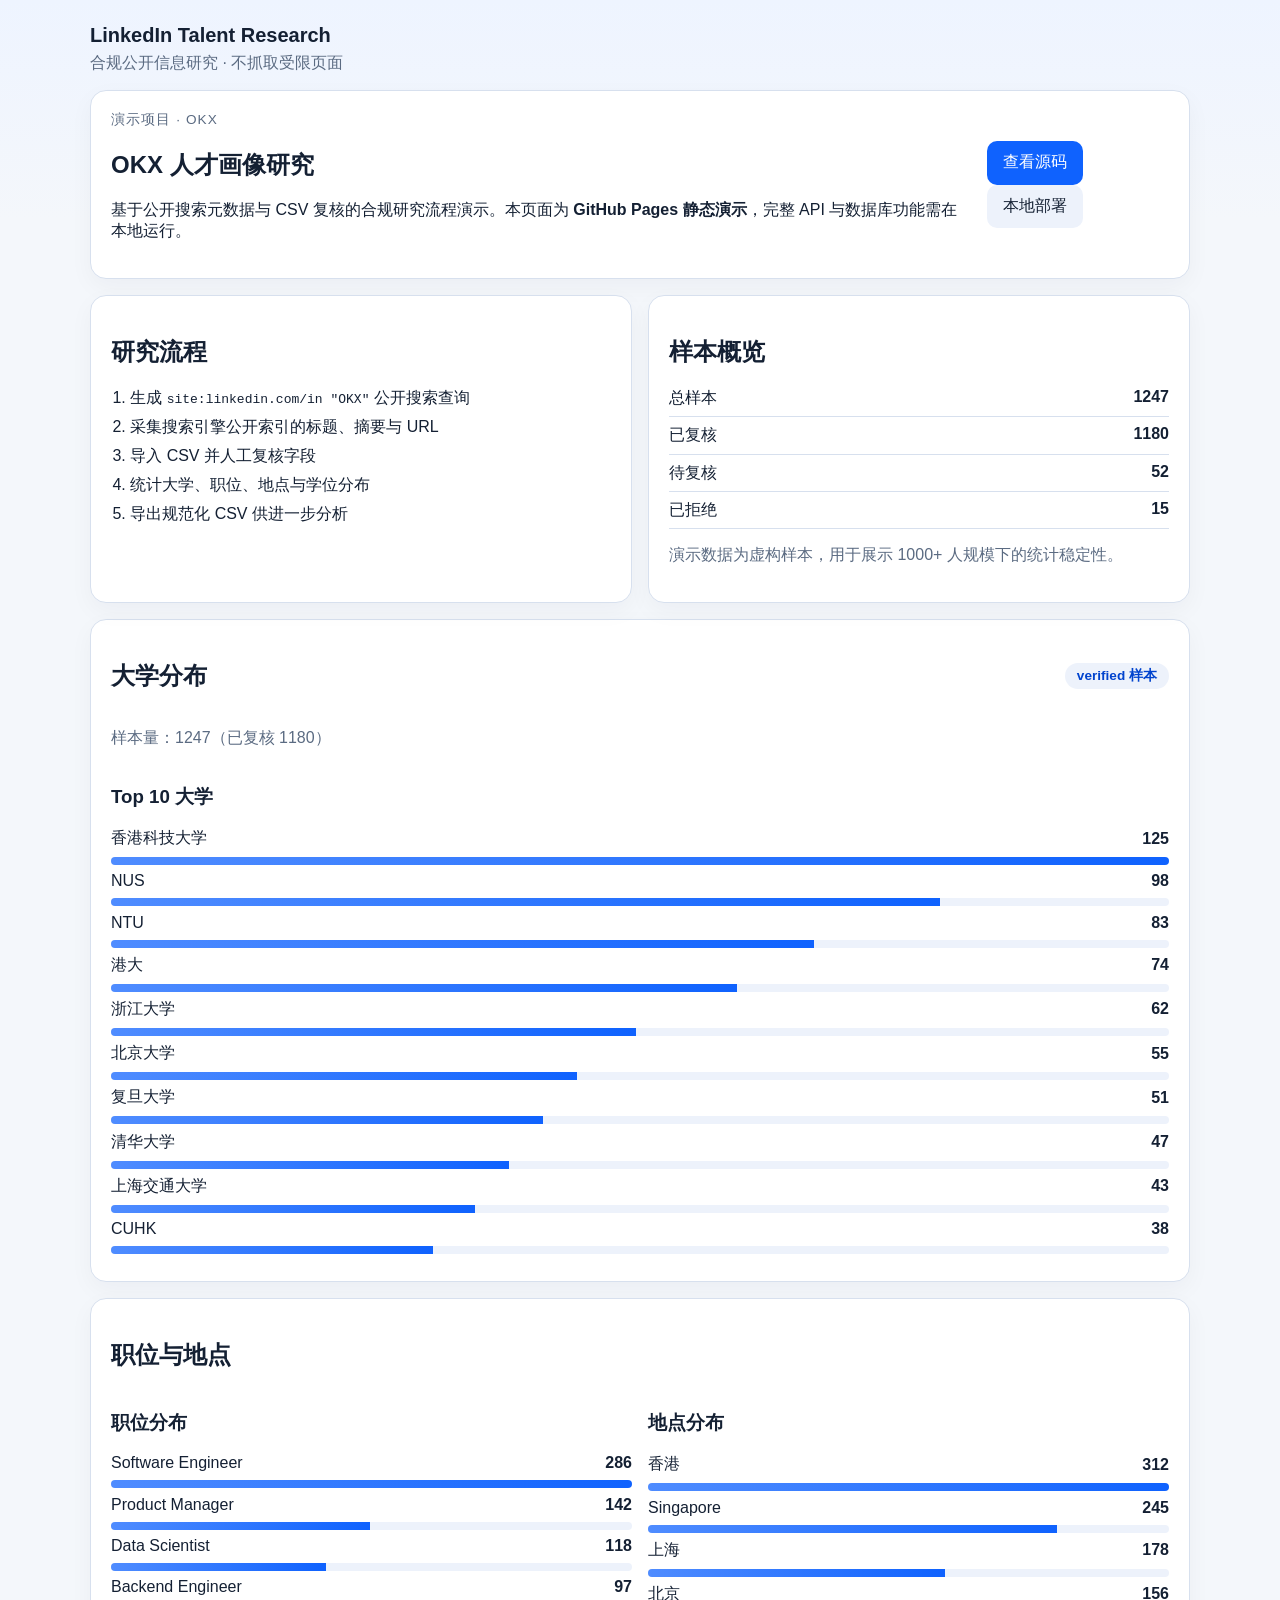
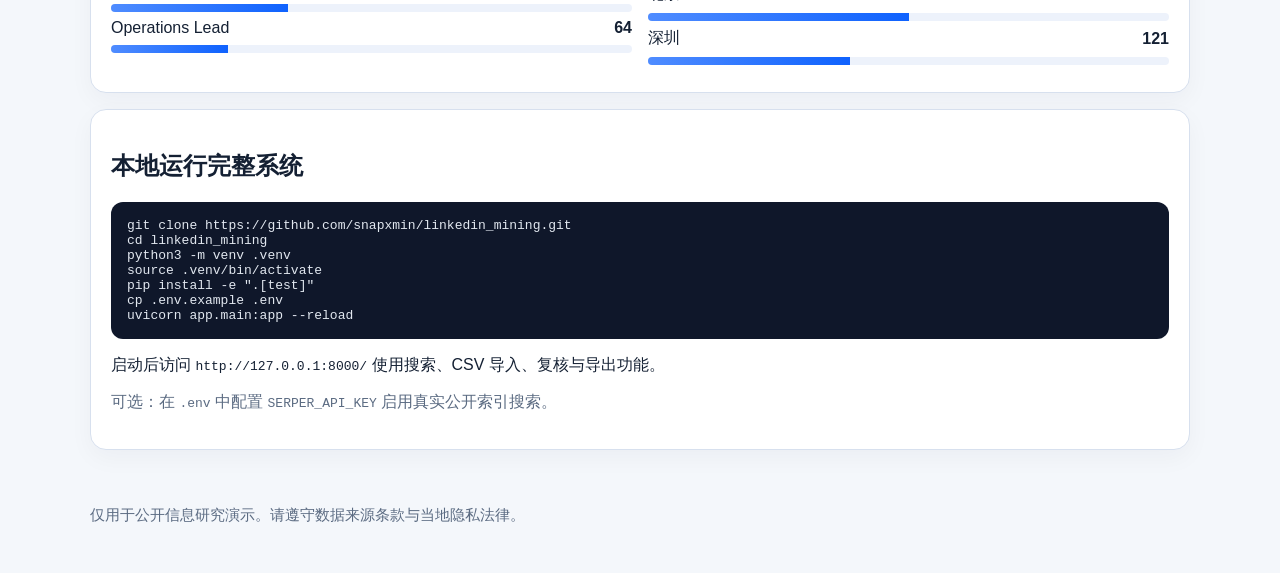
<file: index.html>
<!DOCTYPE html>
<html lang="zh-CN">
<head>
  <meta charset="utf-8">
  <meta name="viewport" content="width=device-width, initial-scale=1">
  <title>OKX 人才画像研究 · LinkedIn Mining</title>
  <meta name="description" content="合规公开信息人才画像研究演示：OKX 大学与职位分布统计">
  <link rel="stylesheet" href="assets/style.css">
</head>
<body>
  <header class="site-header">
    <div class="container">
      <a class="brand" href="./">LinkedIn Talent Research</a>
      <p class="tagline">合规公开信息研究 · 不抓取受限页面</p>
    </div>
  </header>

  <main class="container">
    <section class="panel hero">
      <div>
        <p class="eyebrow">演示项目 · OKX</p>
        <h1>OKX 人才画像研究</h1>
        <p>基于公开搜索元数据与 CSV 复核的合规研究流程演示。本页面为 <strong>GitHub Pages 静态演示</strong>，完整 API 与数据库功能需在本地运行。</p>
      </div>
      <div class="hero-actions">
        <a class="button" href="https://github.com/snapxmin/linkedin_mining" target="_blank" rel="noreferrer">查看源码</a>
        <a class="button secondary" href="#run-local">本地部署</a>
      </div>
    </section>

    <section class="grid two-col">
      <section class="panel">
        <h2>研究流程</h2>
        <ol class="steps">
          <li>生成 <code>site:linkedin.com/in "OKX"</code> 公开搜索查询</li>
          <li>采集搜索引擎公开索引的标题、摘要与 URL</li>
          <li>导入 CSV 并人工复核字段</li>
          <li>统计大学、职位、地点与学位分布</li>
          <li>导出规范化 CSV 供进一步分析</li>
        </ol>
      </section>
      <section class="panel">
        <h2>样本概览</h2>
        <ul class="stats-list" id="summary-stats"></ul>
        <p class="muted">演示数据为虚构样本，用于展示 1000+ 人规模下的统计稳定性。</p>
      </section>
    </section>

    <section class="panel">
      <div class="panel-header">
        <h2>大学分布</h2>
        <span class="badge">verified 样本</span>
      </div>
      <p id="sample-size" class="muted"></p>
      <div class="chart-grid" id="university-chart"></div>
    </section>

    <section class="panel">
      <div class="panel-header">
        <h2>职位与地点</h2>
      </div>
      <div class="chart-grid" id="secondary-charts"></div>
    </section>

    <section class="panel" id="run-local">
      <h2>本地运行完整系统</h2>
      <pre><code>git clone https://github.com/snapxmin/linkedin_mining.git
cd linkedin_mining
python3 -m venv .venv
source .venv/bin/activate
pip install -e ".[test]"
cp .env.example .env
uvicorn app.main:app --reload</code></pre>
      <p>启动后访问 <code>http://127.0.0.1:8000/</code> 使用搜索、CSV 导入、复核与导出功能。</p>
      <p class="muted">可选：在 <code>.env</code> 中配置 <code>SERPER_API_KEY</code> 启用真实公开索引搜索。</p>
    </section>
  </main>

  <footer class="site-footer">
    <div class="container">
      <p>仅用于公开信息研究演示。请遵守数据来源条款与当地隐私法律。</p>
    </div>
  </footer>

  <script src="assets/demo.js"></script>
</body>
</html>
</file>
<file: assets/style.css>
:root {
  color-scheme: light;
  --bg: #f4f7fb;
  --panel: #ffffff;
  --text: #142033;
  --muted: #5b6b82;
  --accent: #0f62fe;
  --accent-dark: #0043ce;
  --border: #d7e0ee;
}

* { box-sizing: border-box; }

body {
  margin: 0;
  font-family: "Segoe UI", "PingFang SC", "Helvetica Neue", sans-serif;
  background: linear-gradient(180deg, #eef4ff 0%, var(--bg) 220px);
  color: var(--text);
}

.container {
  width: min(1100px, calc(100% - 2rem));
  margin: 0 auto;
}

.site-header, .site-footer {
  padding: 1.5rem 0 1rem;
}

.site-footer {
  padding-bottom: 2rem;
  color: var(--muted);
  font-size: 0.95rem;
}

.brand {
  color: var(--text);
  font-size: 1.25rem;
  font-weight: 700;
  text-decoration: none;
}

.tagline { margin: 0.35rem 0 0; color: var(--muted); }

.panel {
  background: var(--panel);
  border: 1px solid var(--border);
  border-radius: 16px;
  padding: 1.25rem;
  margin-bottom: 1rem;
  box-shadow: 0 8px 24px rgba(20, 32, 51, 0.04);
}

.hero {
  display: flex;
  justify-content: space-between;
  gap: 1rem;
  align-items: center;
}

.eyebrow {
  margin: 0;
  color: var(--muted);
  font-size: 0.85rem;
  text-transform: uppercase;
  letter-spacing: 0.08em;
}

.grid.two-col {
  display: grid;
  grid-template-columns: repeat(auto-fit, minmax(280px, 1fr));
  gap: 1rem;
}

.button {
  display: inline-flex;
  align-items: center;
  justify-content: center;
  border: none;
  border-radius: 10px;
  padding: 0.7rem 1rem;
  background: var(--accent);
  color: #fff;
  cursor: pointer;
  text-decoration: none;
}

.button:hover { background: var(--accent-dark); }

.button.secondary {
  background: #edf2fb;
  color: var(--text);
}

.button.secondary:hover { background: #dbe7ff; }

.muted { color: var(--muted); }

.panel-header {
  display: flex;
  justify-content: space-between;
  gap: 1rem;
  align-items: center;
}

.badge {
  background: #edf2fb;
  color: var(--accent-dark);
  border-radius: 999px;
  padding: 0.25rem 0.75rem;
  font-size: 0.85rem;
  font-weight: 600;
}

.steps {
  margin: 0;
  padding-left: 1.2rem;
  display: grid;
  gap: 0.5rem;
}

.stats-list {
  list-style: none;
  padding: 0;
  margin: 0;
  display: grid;
  gap: 0.5rem;
}

.stats-list li {
  display: flex;
  justify-content: space-between;
  border-bottom: 1px solid var(--border);
  padding-bottom: 0.45rem;
}

.chart-grid {
  display: grid;
  grid-template-columns: repeat(auto-fit, minmax(280px, 1fr));
  gap: 1rem;
}

.bar-row {
  display: grid;
  grid-template-columns: 1fr auto;
  gap: 0.5rem;
  align-items: center;
  margin-bottom: 0.45rem;
}

.bar-track {
  grid-column: 1 / -1;
  height: 8px;
  background: #edf2fb;
  border-radius: 999px;
  overflow: hidden;
}

.bar-fill {
  height: 100%;
  background: linear-gradient(90deg, #4f8cff, var(--accent));
}

pre {
  background: #0f172a;
  color: #e2e8f0;
  border-radius: 12px;
  padding: 1rem;
  overflow-x: auto;
}

@media (max-width: 720px) {
  .hero { flex-direction: column; align-items: flex-start; }
}
</file>
